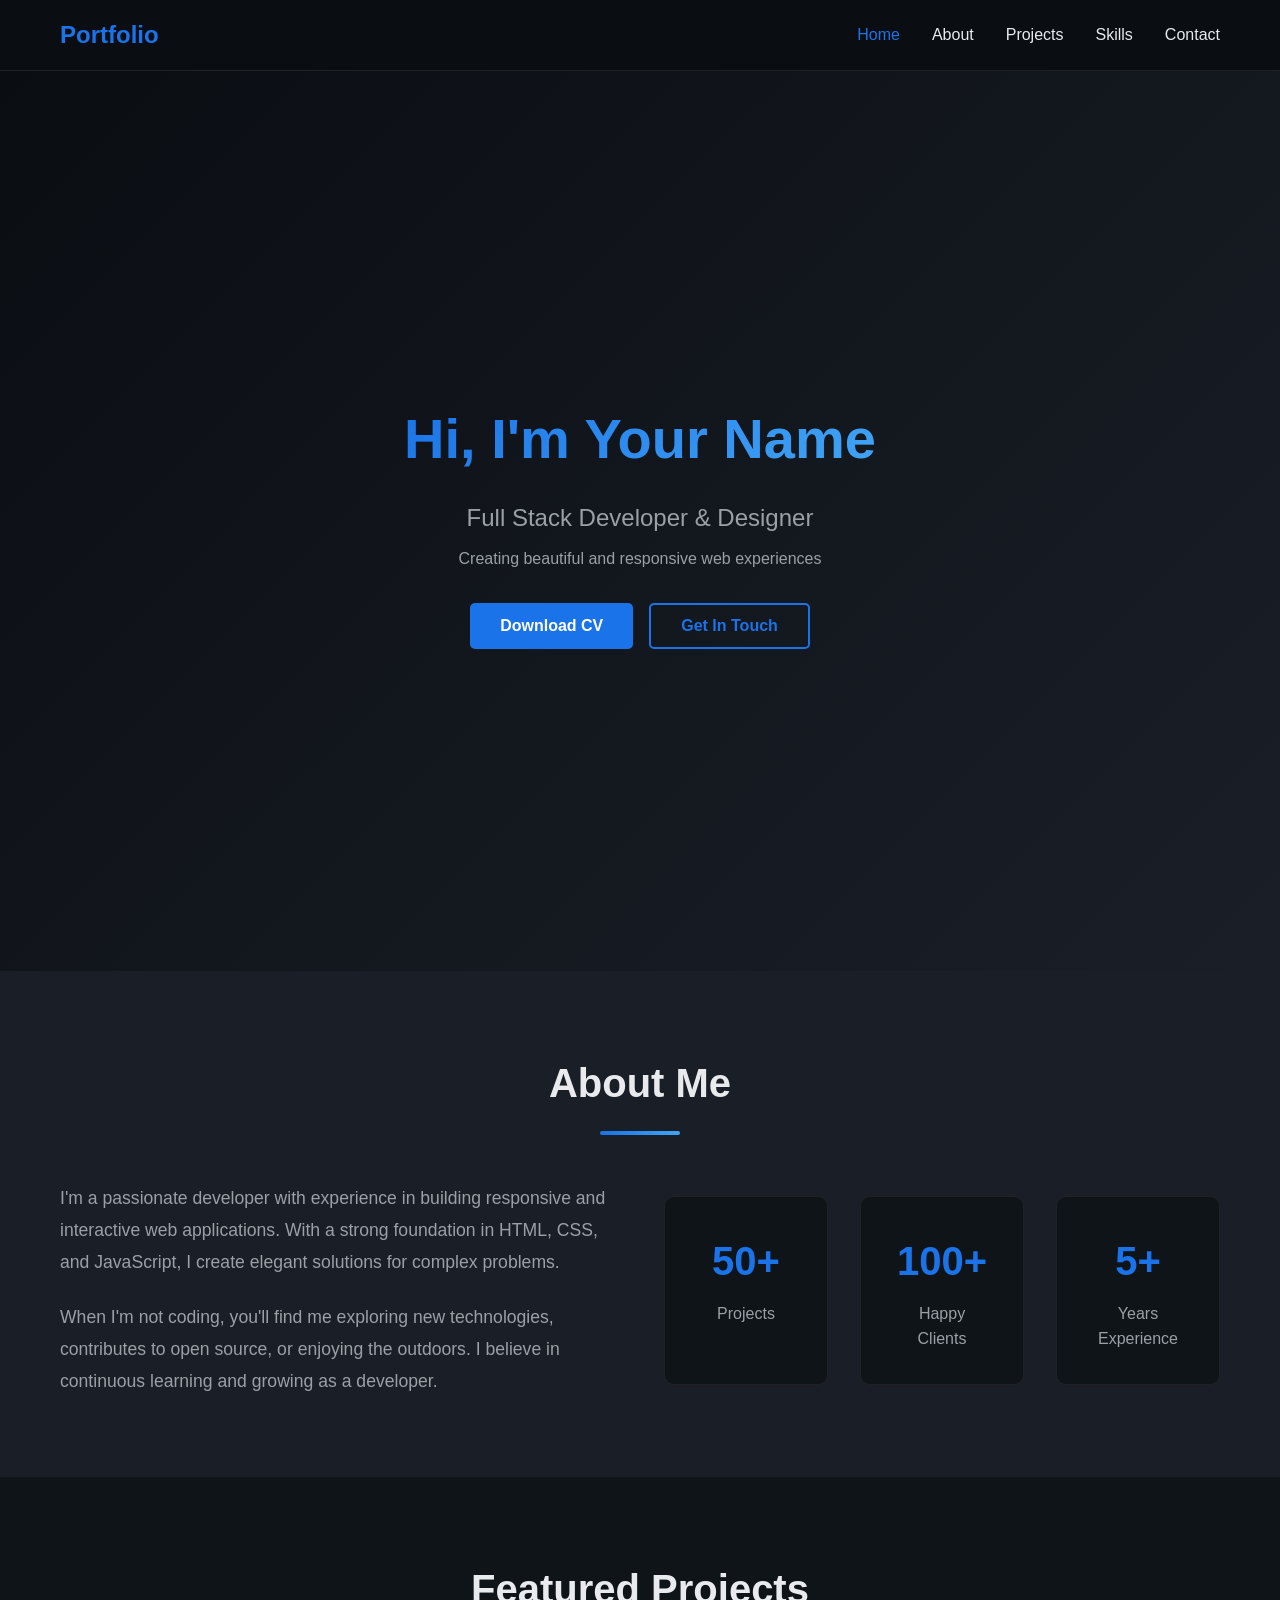
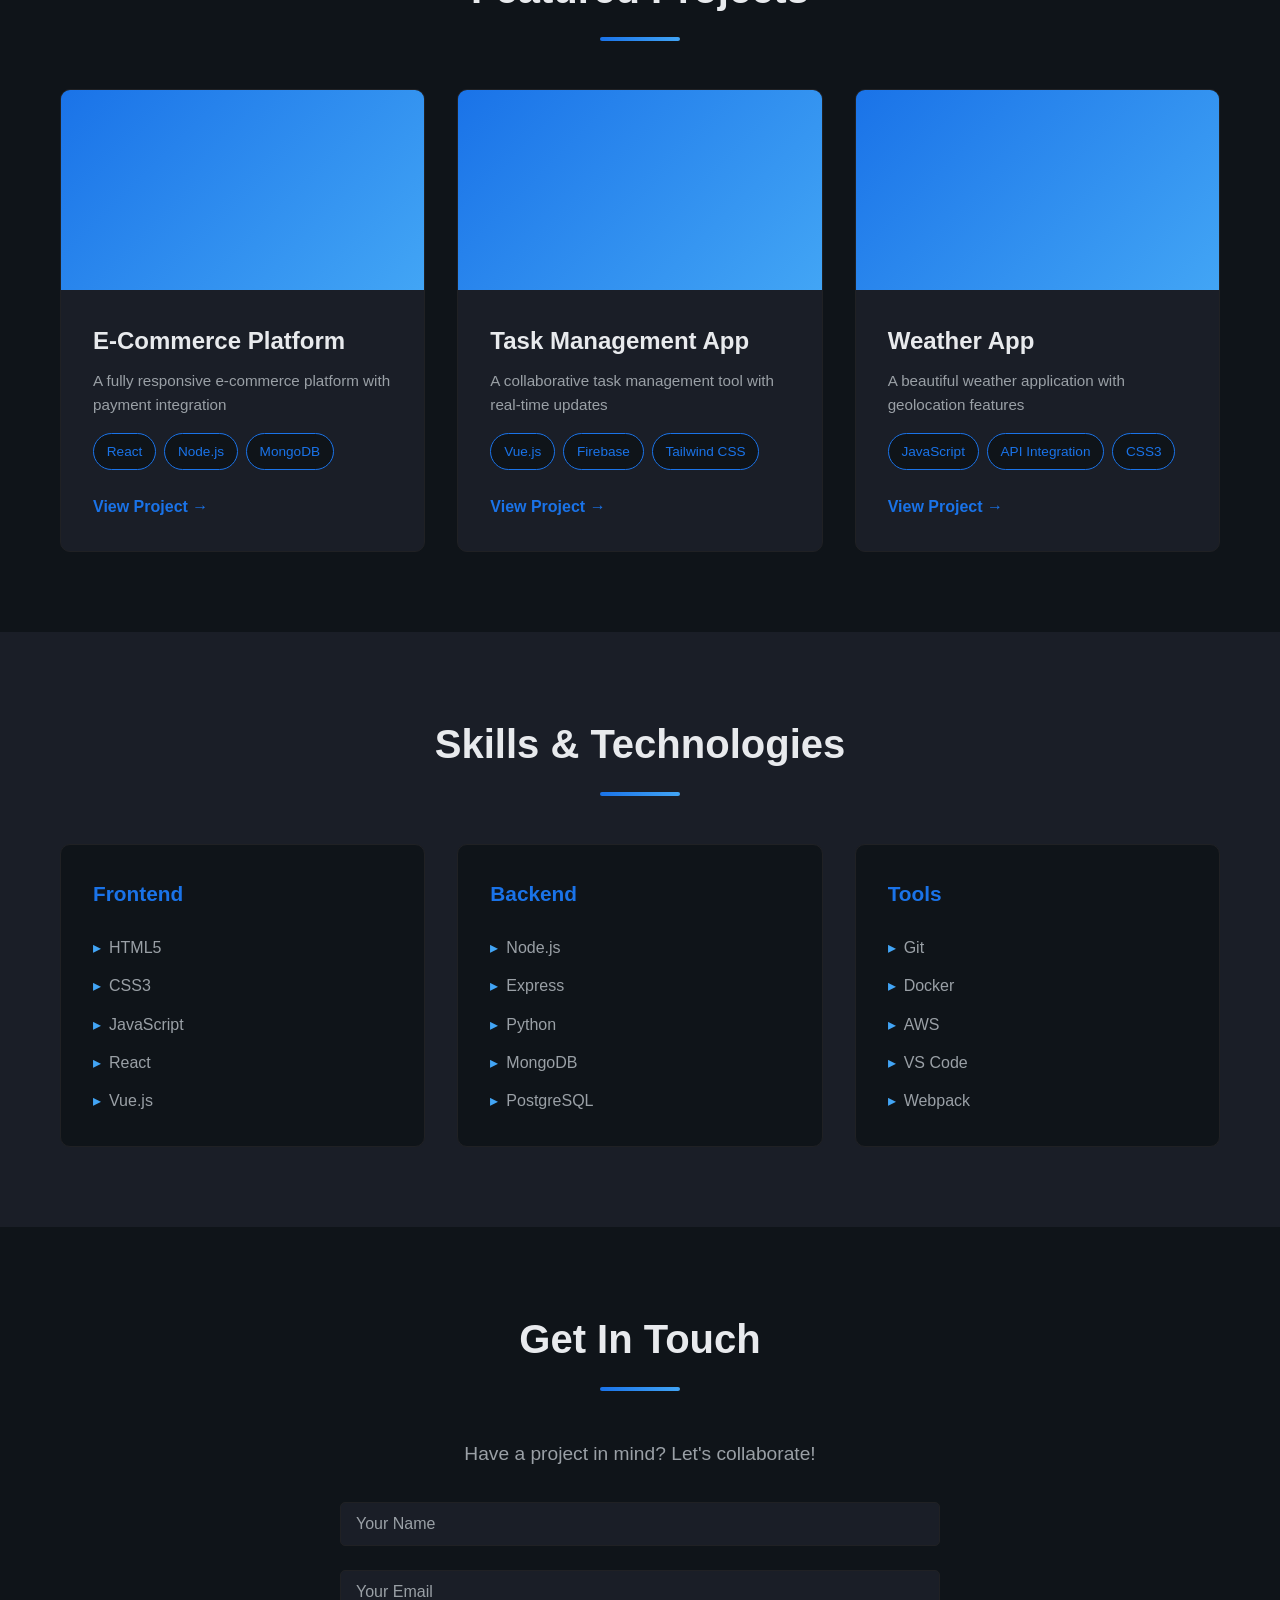
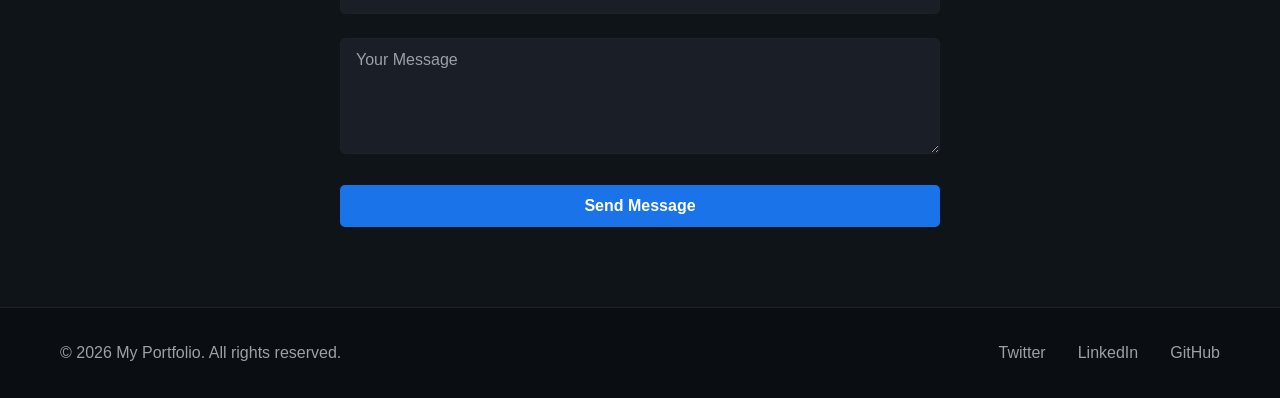
<file: 00_portfolio/portfolio.html>
<!DOCTYPE html>
<html lang="en">

<head>
    <meta charset="UTF-8">
    <meta name="viewport" content="width=device-width, initial-scale=1.0">
    <title>My Responsive Portfolio</title>
    <link rel="stylesheet" href="portfolio.css">
</head>

<body>
    <!-- Navigation -->
    <nav class="navbar">
        <div class="container">
            <div class="nav-brand">Portfolio</div>
            <ul class="nav-menu">
                <li><a href="#home" class="nav-link">Home</a></li>
                <li><a href="#about" class="nav-link">About</a></li>
                <li><a href="#projects" class="nav-link">Projects</a></li>
                <li><a href="#skills" class="nav-link">Skills</a></li>
                <li><a href="#contact" class="nav-link">Contact</a></li>
            </ul>
            <div class="hamburger">
                <span></span>
                <span></span>
                <span></span>
            </div>
        </div>
    </nav>

    <!-- Hero Section -->
    <section id="home" class="hero">
        <div class="container">
            <div class="hero-content">
                <h1 class="hero-title">Hi, I'm Your Name</h1>
                <p class="hero-subtitle">Full Stack Developer & Designer</p>
                <p class="hero-description">Creating beautiful and responsive web experiences</p>
                <div class="hero-buttons">
                    <button class="btn btn-primary">Download CV</button>
                    <button class="btn btn-secondary">Get In Touch</button>
                </div>
            </div>
        </div>
    </section>

    <!-- About Section -->
    <section id="about" class="about">
        <div class="container">
            <h2 class="section-title">About Me</h2>
            <div class="about-content">
                <div class="about-text">
                    <p>
                        I'm a passionate developer with experience in building responsive and interactive web
                        applications.
                        With a strong foundation in HTML, CSS, and JavaScript, I create elegant solutions for complex
                        problems.
                    </p>
                    <p>
                        When I'm not coding, you'll find me exploring new technologies, contributes to open source, or
                        enjoying the outdoors. I believe in continuous learning and growing as a developer.
                    </p>
                </div>
                <div class="about-stats">
                    <div class="stat-item">
                        <div class="stat-number">50+</div>
                        <div class="stat-label">Projects</div>
                    </div>
                    <div class="stat-item">
                        <div class="stat-number">100+</div>
                        <div class="stat-label">Happy Clients</div>
                    </div>
                    <div class="stat-item">
                        <div class="stat-number">5+</div>
                        <div class="stat-label">Years Experience</div>
                    </div>
                </div>
            </div>
        </div>
    </section>

    <!-- Projects Section -->
    <section id="projects" class="projects">
        <div class="container">
            <h2 class="section-title">Featured Projects</h2>
            <div class="projects-grid">
                <div class="project-card">
                    <div class="project-image"></div>
                    <div class="project-content">
                        <h3 class="project-title">E-Commerce Platform</h3>
                        <p class="project-description">A fully responsive e-commerce platform with payment integration
                        </p>
                        <div class="project-tags">
                            <span class="tag">React</span>
                            <span class="tag">Node.js</span>
                            <span class="tag">MongoDB</span>
                        </div>
                        <a href="#" class="project-link">View Project →</a>
                    </div>
                </div>

                <div class="project-card">
                    <div class="project-image"></div>
                    <div class="project-content">
                        <h3 class="project-title">Task Management App</h3>
                        <p class="project-description">A collaborative task management tool with real-time updates</p>
                        <div class="project-tags">
                            <span class="tag">Vue.js</span>
                            <span class="tag">Firebase</span>
                            <span class="tag">Tailwind CSS</span>
                        </div>
                        <a href="#" class="project-link">View Project →</a>
                    </div>
                </div>

                <div class="project-card">
                    <div class="project-image"></div>
                    <div class="project-content">
                        <h3 class="project-title">Weather App</h3>
                        <p class="project-description">A beautiful weather application with geolocation features</p>
                        <div class="project-tags">
                            <span class="tag">JavaScript</span>
                            <span class="tag">API Integration</span>
                            <span class="tag">CSS3</span>
                        </div>
                        <a href="#" class="project-link">View Project →</a>
                    </div>
                </div>
            </div>
        </div>
    </section>

    <!-- Skills Section -->
    <section id="skills" class="skills">
        <div class="container">
            <h2 class="section-title">Skills & Technologies</h2>
            <div class="skills-grid">
                <div class="skill-category">
                    <h3>Frontend</h3>
                    <ul class="skill-list">
                        <li>HTML5</li>
                        <li>CSS3</li>
                        <li>JavaScript</li>
                        <li>React</li>
                        <li>Vue.js</li>
                    </ul>
                </div>
                <div class="skill-category">
                    <h3>Backend</h3>
                    <ul class="skill-list">
                        <li>Node.js</li>
                        <li>Express</li>
                        <li>Python</li>
                        <li>MongoDB</li>
                        <li>PostgreSQL</li>
                    </ul>
                </div>
                <div class="skill-category">
                    <h3>Tools</h3>
                    <ul class="skill-list">
                        <li>Git</li>
                        <li>Docker</li>
                        <li>AWS</li>
                        <li>VS Code</li>
                        <li>Webpack</li>
                    </ul>
                </div>
            </div>
        </div>
    </section>

    <!-- Contact Section -->
    <section id="contact" class="contact">
        <div class="container">
            <h2 class="section-title">Get In Touch</h2>
            <div class="contact-content">
                <p class="contact-description">Have a project in mind? Let's collaborate!</p>
                <form class="contact-form">
                    <div class="form-group">
                        <input type="text" placeholder="Your Name" required>
                    </div>
                    <div class="form-group">
                        <input type="email" placeholder="Your Email" required>
                    </div>
                    <div class="form-group">
                        <textarea placeholder="Your Message" rows="5" required></textarea>
                    </div>
                    <button type="submit" class="btn btn-primary">Send Message</button>
                </form>
            </div>
        </div>
    </section>

    <!-- Footer -->
    <footer class="footer">
        <div class="container">
            <p>&copy; 2026 My Portfolio. All rights reserved.</p>
            <div class="social-links">
                <a href="#" class="social-link">Twitter</a>
                <a href="#" class="social-link">LinkedIn</a>
                <a href="#" class="social-link">GitHub</a>
            </div>
        </div>
    </footer>

    <script src="portfolio.js"></script>
</body>

</html>
</file>
<file: 00_portfolio/portfolio.css>
/* ===== CSS Variables ===== */
:root {
  --primary-color: #1a73e8;
  --primary-dark: #1557b0;
  --secondary-color: #0d47a1;
  --bg-dark: #0f1419;
  --bg-darker: #0a0e13;
  --bg-light: #1a1e27;
  --text-primary: #e8eaed;
  --text-secondary: #9aa0a6;
  --border-color: #202124;
  --accent-color: #42a5f5;
}

/* ===== Reset & Base Styles ===== */
* {
  margin: 0;
  padding: 0;
  box-sizing: border-box;
}

html {
  scroll-behavior: smooth;
}

body {
  font-family: "Segoe UI", Tahoma, Geneva, Verdana, sans-serif;
  background-color: var(--bg-dark);
  color: var(--text-primary);
  line-height: 1.6;
  overflow-x: hidden;
}

.container {
  max-width: 1200px;
  margin: 0 auto;
  padding: 0 20px;
}

/* ===== Navbar ===== */
.navbar {
  position: sticky;
  top: 0;
  background-color: var(--bg-darker);
  border-bottom: 1px solid var(--border-color);
  z-index: 1000;
  padding: 1rem 0;
}

.navbar .container {
  display: flex;
  justify-content: space-between;
  align-items: center;
}

.nav-brand {
  font-size: 1.5rem;
  font-weight: 700;
  color: var(--primary-color);
  text-decoration: none;
}

.nav-menu {
  display: flex;
  list-style: none;
  gap: 2rem;
}

.nav-link {
  color: var(--text-primary);
  text-decoration: none;
  transition: color 0.3s ease;
  font-weight: 500;
}

.nav-link:hover {
  color: var(--primary-color);
}

.hamburger {
  display: none;
  flex-direction: column;
  cursor: pointer;
}

.hamburger span {
  width: 25px;
  height: 3px;
  background-color: var(--primary-color);
  margin: 5px 0;
  transition: 0.3s;
}

/* ===== Hero Section ===== */
.hero {
  min-height: 100vh;
  display: flex;
  align-items: center;
  justify-content: center;
  background: linear-gradient(
    135deg,
    var(--bg-darker) 0%,
    var(--bg-light) 100%
  );
  padding: 2rem 0;
}

.hero .container {
  text-align: center;
}

.hero-title {
  font-size: 3.5rem;
  margin-bottom: 1rem;
  background: linear-gradient(
    135deg,
    var(--primary-color) 0%,
    var(--accent-color) 100%
  );
  -webkit-background-clip: text;
  -webkit-text-fill-color: transparent;
  background-clip: text;
  font-weight: 800;
}

.hero-subtitle {
  font-size: 1.5rem;
  color: var(--text-secondary);
  margin-bottom: 0.5rem;
}

.hero-description {
  font-size: 1rem;
  color: var(--text-secondary);
  margin-bottom: 2rem;
  max-width: 600px;
  margin-left: auto;
  margin-right: auto;
}

.hero-buttons {
  display: flex;
  gap: 1rem;
  justify-content: center;
  flex-wrap: wrap;
}

/* ===== Buttons ===== */
.btn {
  padding: 12px 30px;
  font-size: 1rem;
  border: none;
  border-radius: 5px;
  cursor: pointer;
  transition: all 0.3s ease;
  font-weight: 600;
}

.btn-primary {
  background-color: var(--primary-color);
  color: white;
}

.btn-primary:hover {
  background-color: var(--primary-dark);
  transform: translateY(-2px);
  box-shadow: 0 10px 25px rgba(26, 115, 232, 0.3);
}

.btn-secondary {
  background-color: transparent;
  color: var(--primary-color);
  border: 2px solid var(--primary-color);
}

.btn-secondary:hover {
  background-color: var(--primary-color);
  color: white;
  transform: translateY(-2px);
}

/* ===== Section Titles ===== */
.section-title {
  font-size: 2.5rem;
  text-align: center;
  margin-bottom: 3rem;
  color: var(--text-primary);
  position: relative;
}

.section-title::after {
  content: "";
  display: block;
  width: 80px;
  height: 4px;
  background: linear-gradient(90deg, var(--primary-color), var(--accent-color));
  margin: 1rem auto 0;
  border-radius: 2px;
}

/* ===== About Section ===== */
.about {
  padding: 5rem 0;
  background-color: var(--bg-light);
}

.about-content {
  display: grid;
  grid-template-columns: 1fr 1fr;
  gap: 3rem;
  align-items: center;
}

.about-text {
  display: flex;
  flex-direction: column;
  gap: 1.5rem;
}

.about-text p {
  font-size: 1.1rem;
  color: var(--text-secondary);
  line-height: 1.8;
}

.about-stats {
  display: grid;
  grid-template-columns: repeat(3, 1fr);
  gap: 2rem;
}

.stat-item {
  background-color: var(--bg-dark);
  padding: 2rem;
  border-radius: 10px;
  border: 1px solid var(--border-color);
  text-align: center;
}

.stat-number {
  font-size: 2.5rem;
  font-weight: 700;
  color: var(--primary-color);
  display: block;
  margin-bottom: 0.5rem;
}

.stat-label {
  color: var(--text-secondary);
  font-size: 1rem;
}

/* ===== Projects Section ===== */
.projects {
  padding: 5rem 0;
}

.projects-grid {
  display: grid;
  grid-template-columns: repeat(auto-fit, minmax(300px, 1fr));
  gap: 2rem;
}

.project-card {
  background-color: var(--bg-light);
  border-radius: 10px;
  overflow: hidden;
  border: 1px solid var(--border-color);
  transition: all 0.3s ease;
}

.project-card:hover {
  transform: translateY(-5px);
  border-color: var(--primary-color);
  box-shadow: 0 15px 40px rgba(26, 115, 232, 0.2);
}

.project-image {
  width: 100%;
  height: 200px;
  background: linear-gradient(
    135deg,
    var(--primary-color) 0%,
    var(--accent-color) 100%
  );
}

.project-content {
  padding: 2rem;
}

.project-title {
  font-size: 1.5rem;
  margin-bottom: 0.5rem;
  color: var(--text-primary);
}

.project-description {
  color: var(--text-secondary);
  margin-bottom: 1rem;
  font-size: 0.95rem;
}

.project-tags {
  display: flex;
  flex-wrap: wrap;
  gap: 0.5rem;
  margin-bottom: 1.5rem;
}

.tag {
  background-color: var(--bg-dark);
  color: var(--primary-color);
  padding: 0.4rem 0.8rem;
  border-radius: 20px;
  font-size: 0.85rem;
  border: 1px solid var(--primary-color);
}

.project-link {
  color: var(--primary-color);
  text-decoration: none;
  font-weight: 600;
  transition: color 0.3s ease;
}

.project-link:hover {
  color: var(--accent-color);
}

/* ===== Skills Section ===== */
.skills {
  padding: 5rem 0;
  background-color: var(--bg-light);
}

.skills-grid {
  display: grid;
  grid-template-columns: repeat(auto-fit, minmax(250px, 1fr));
  gap: 2rem;
}

.skill-category {
  background-color: var(--bg-dark);
  padding: 2rem;
  border-radius: 10px;
  border: 1px solid var(--border-color);
}

.skill-category h3 {
  color: var(--primary-color);
  margin-bottom: 1.5rem;
  font-size: 1.3rem;
}

.skill-list {
  list-style: none;
  display: flex;
  flex-direction: column;
  gap: 0.8rem;
}

.skill-list li {
  color: var(--text-secondary);
  padding-left: 1rem;
  position: relative;
}

.skill-list li::before {
  content: "▸";
  color: var(--accent-color);
  position: absolute;
  left: 0;
}

/* ===== Contact Section ===== */
.contact {
  padding: 5rem 0;
}

.contact-content {
  max-width: 600px;
  margin: 0 auto;
}

.contact-description {
  text-align: center;
  font-size: 1.2rem;
  color: var(--text-secondary);
  margin-bottom: 2rem;
}

.contact-form {
  display: flex;
  flex-direction: column;
  gap: 1.5rem;
}

.form-group {
  width: 100%;
}

.form-group input,
.form-group textarea {
  width: 100%;
  padding: 12px 15px;
  background-color: var(--bg-light);
  border: 1px solid var(--border-color);
  border-radius: 5px;
  color: var(--text-primary);
  font-family: inherit;
  font-size: 1rem;
  transition: border-color 0.3s ease;
}

.form-group input::placeholder,
.form-group textarea::placeholder {
  color: var(--text-secondary);
}

.form-group input:focus,
.form-group textarea:focus {
  outline: none;
  border-color: var(--primary-color);
  box-shadow: 0 0 0 3px rgba(26, 115, 232, 0.1);
}

/* ===== Footer ===== */
.footer {
  background-color: var(--bg-darker);
  border-top: 1px solid var(--border-color);
  padding: 2rem 0;
}

.footer .container {
  display: flex;
  justify-content: space-between;
  align-items: center;
}

.footer p {
  color: var(--text-secondary);
}

.social-links {
  display: flex;
  gap: 2rem;
}

.social-link {
  color: var(--text-secondary);
  text-decoration: none;
  transition: color 0.3s ease;
}

.social-link:hover {
  color: var(--primary-color);
}

/* ===== Responsive Design ===== */
@media (max-width: 768px) {
  .hamburger {
    display: flex;
  }

  .nav-menu {
    position: fixed;
    left: -100%;
    top: 70px;
    flex-direction: column;
    background-color: var(--bg-darker);
    width: 100%;
    text-align: center;
    transition: 0.3s;
    box-shadow: 0 10px 27px rgba(0, 0, 0, 0.05);
    gap: 0;
  }

  .nav-menu.active {
    left: 0;
  }

  .nav-menu li {
    padding: 1rem 0;
    border-bottom: 1px solid var(--border-color);
  }

  .hero-title {
    font-size: 2.5rem;
  }

  .hero-subtitle {
    font-size: 1.2rem;
  }

  .hero-buttons {
    flex-direction: column;
    align-items: center;
  }

  .btn {
    width: 100%;
    max-width: 200px;
  }

  .about-content {
    grid-template-columns: 1fr;
  }

  .about-stats {
    grid-template-columns: 1fr;
  }

  .section-title {
    font-size: 2rem;
  }

  .footer .container {
    flex-direction: column;
    gap: 2rem;
    text-align: center;
  }

  .social-links {
    justify-content: center;
  }
}

@media (max-width: 480px) {
  .hero-title {
    font-size: 2rem;
  }

  .hero-subtitle {
    font-size: 1rem;
  }

  .section-title {
    font-size: 1.5rem;
  }

  .nav-brand {
    font-size: 1.2rem;
  }

  .projects-grid {
    grid-template-columns: 1fr;
  }

  .skills-grid {
    grid-template-columns: 1fr;
  }
}
</file>
